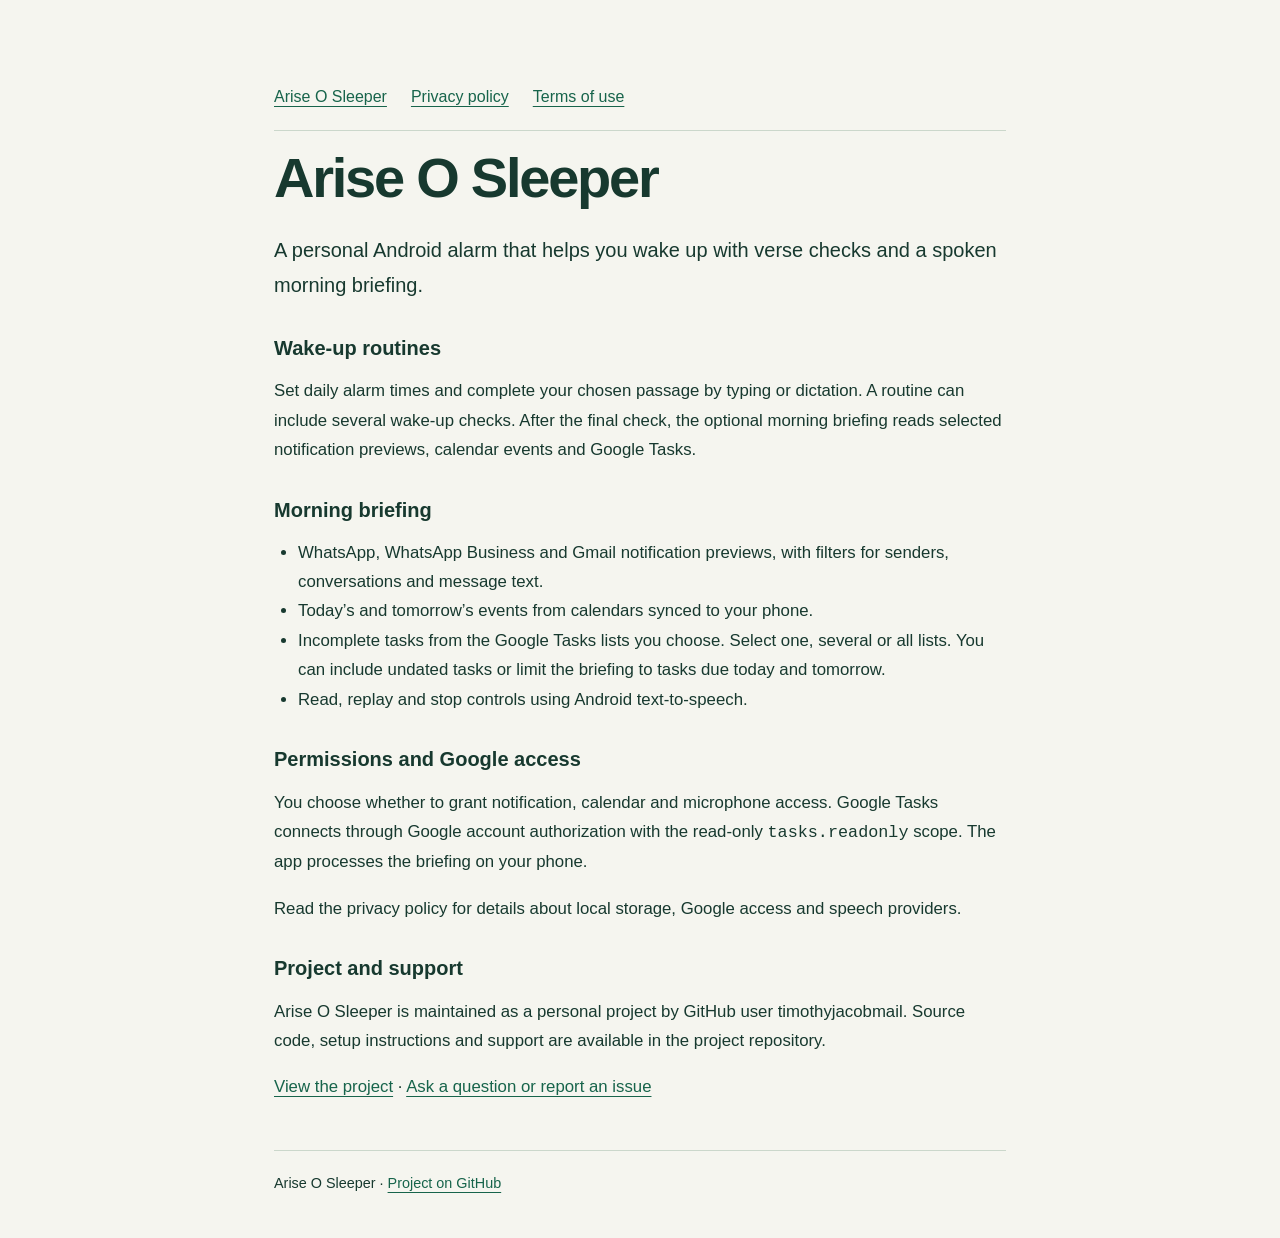
<file: docs/index.html>
<!doctype html>
<html lang="en">
<head>
<meta charset="utf-8">
<meta name="viewport" content="width=device-width, initial-scale=1">
<title>Arise O Sleeper — Android alarm and morning briefing</title>
<meta name="description" content="Arise O Sleeper, a personal Android verse alarm and spoken morning briefing.">
<link rel="stylesheet" href="style.css">
</head>
<body><main>
<nav aria-label="App information"><a href="./">Arise O Sleeper</a><a href="privacy.html">Privacy policy</a><a href="terms.html">Terms of use</a></nav>
<h1>Arise O Sleeper</h1>
<p class="lead">A personal Android alarm that helps you wake up with verse checks and a spoken morning briefing.</p>
<h2>Wake-up routines</h2>
<p>Set daily alarm times and complete your chosen passage by typing or dictation. A routine can include several wake-up checks. After the final check, the optional morning briefing reads selected notification previews, calendar events and Google Tasks.</p>
<h2>Morning briefing</h2>
<ul>
<li>WhatsApp, WhatsApp Business and Gmail notification previews, with filters for senders, conversations and message text.</li>
<li>Today’s and tomorrow’s events from calendars synced to your phone.</li>
<li>Incomplete tasks from the Google Tasks lists you choose. Select one, several or all lists. You can include undated tasks or limit the briefing to tasks due today and tomorrow.</li>
<li>Read, replay and stop controls using Android text-to-speech.</li>
</ul>
<h2>Permissions and Google access</h2>
<p>You choose whether to grant notification, calendar and microphone access. Google Tasks connects through Google account authorization with the read-only <code>tasks.readonly</code> scope. The app processes the briefing on your phone.</p>
<p>Read the privacy policy for details about local storage, Google access and speech providers.</p>
<h2>Project and support</h2>
<p>Arise O Sleeper is maintained as a personal project by GitHub user timothyjacobmail. Source code, setup instructions and support are available in the project repository.</p>
<p><a href="https://github.com/timothyjacobmail/AriseOSleeper">View the project</a> · <a href="https://github.com/timothyjacobmail/AriseOSleeper/issues">Ask a question or report an issue</a></p>
<footer>Arise O Sleeper · <a href="https://github.com/timothyjacobmail/AriseOSleeper">Project on GitHub</a></footer>
</main></body>
</html>
</file>
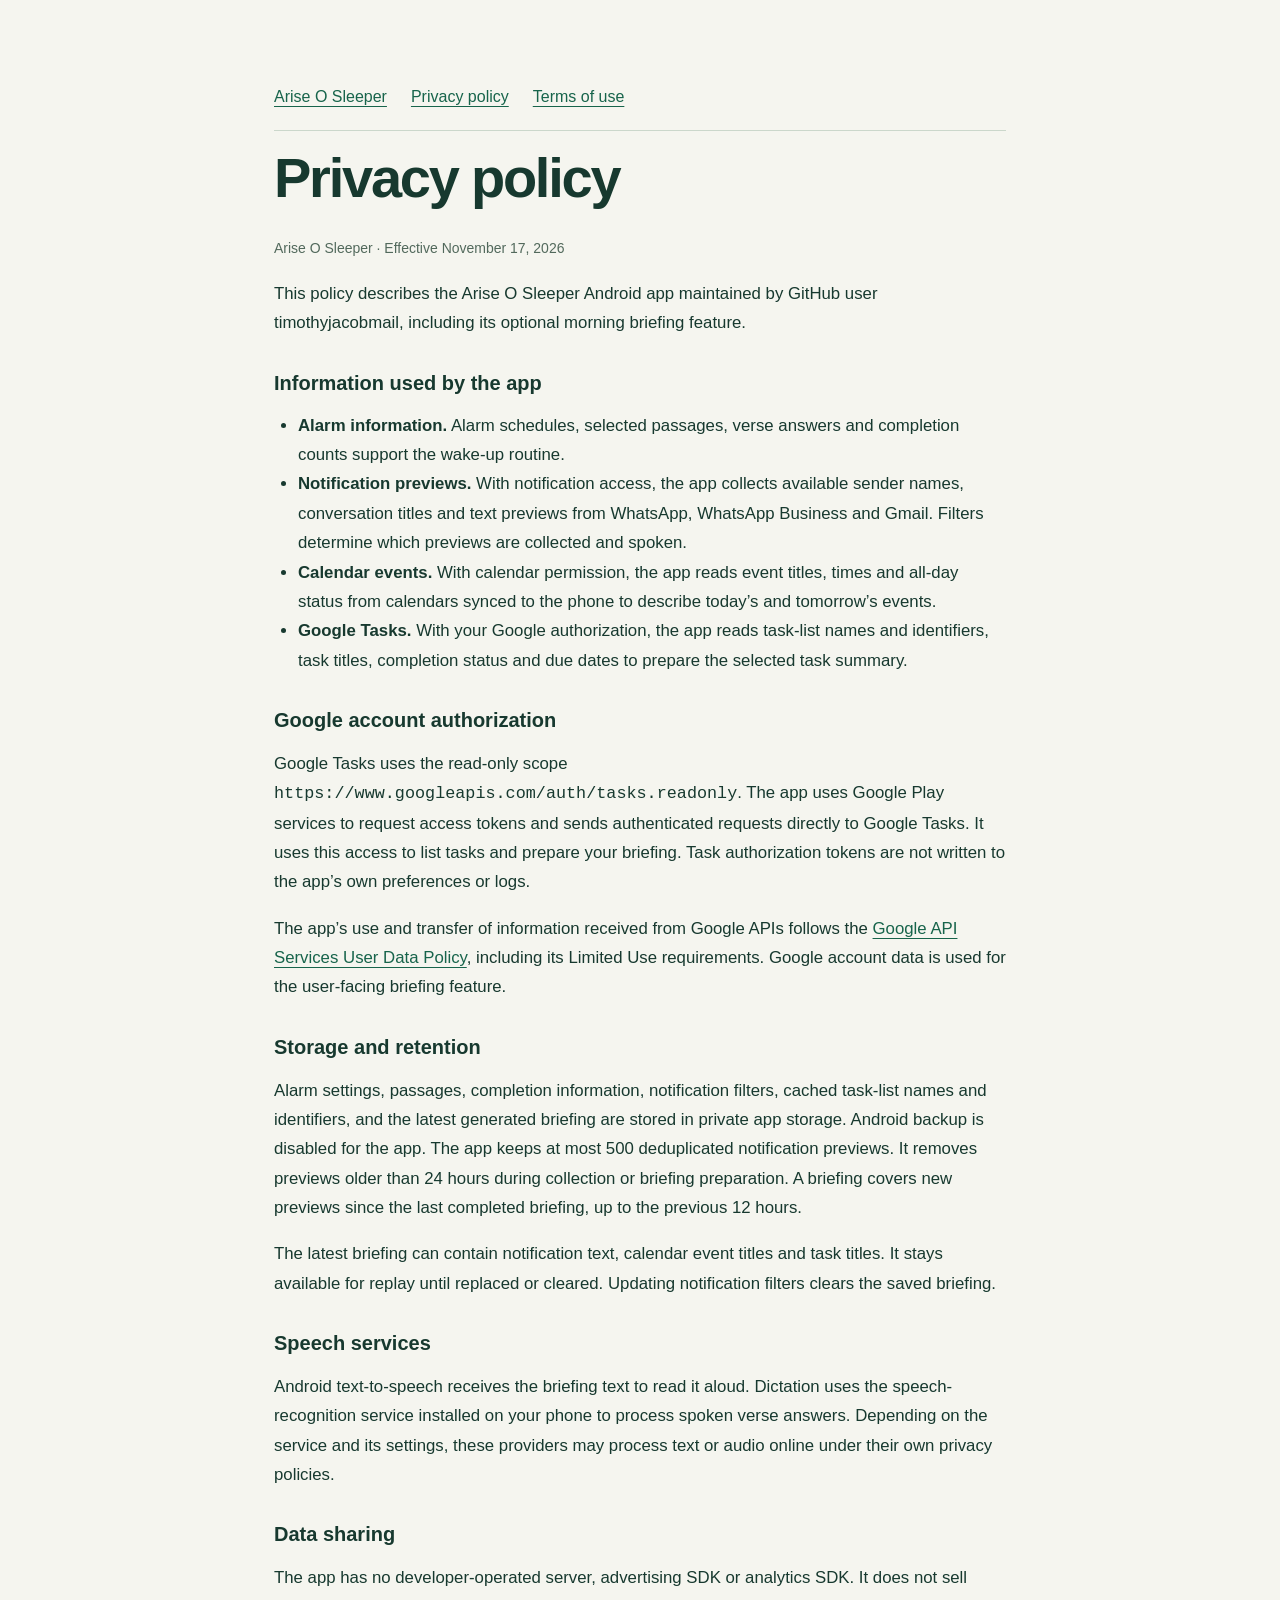
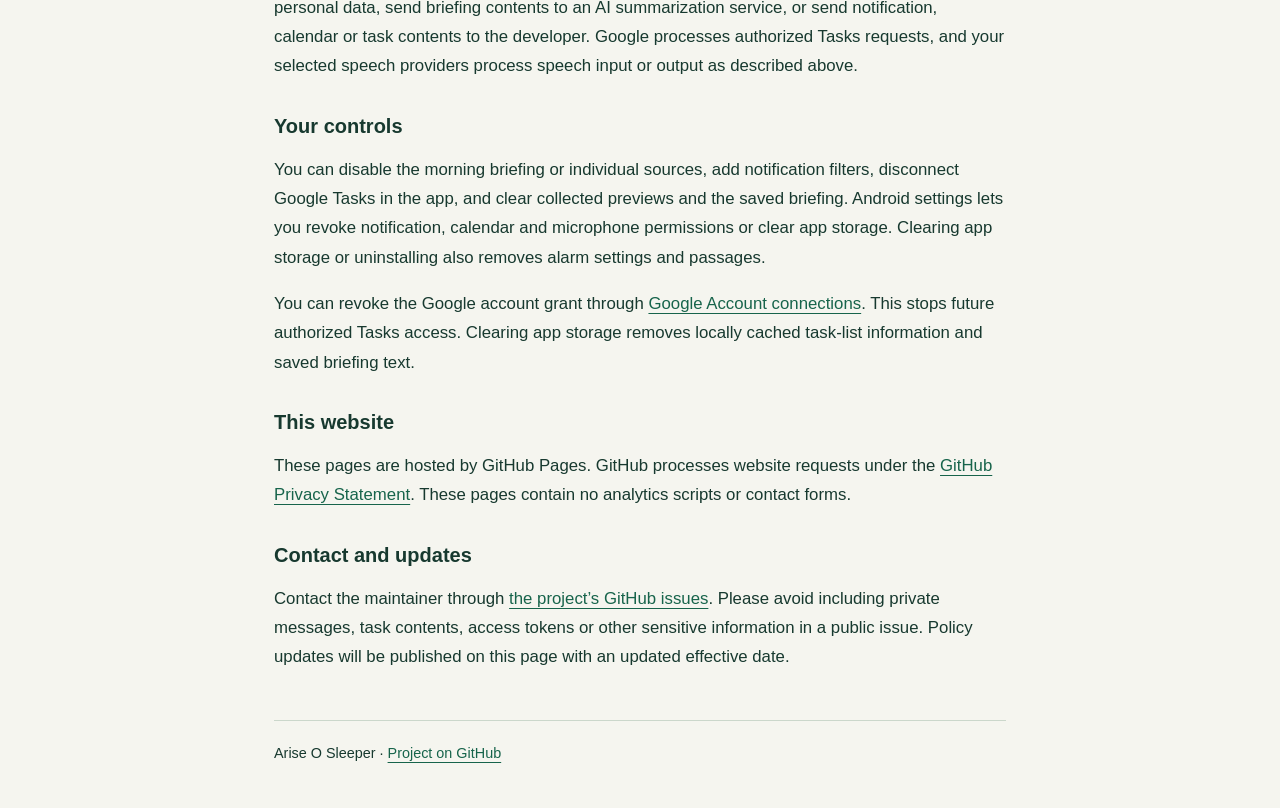
<file: docs/privacy.html>
<!doctype html>
<html lang="en">
<head>
<meta charset="utf-8">
<meta name="viewport" content="width=device-width, initial-scale=1">
<title>Privacy policy — Arise O Sleeper</title>
<meta name="description" content="Arise O Sleeper, a personal Android verse alarm and spoken morning briefing.">
<link rel="stylesheet" href="style.css">
</head>
<body><main>
<nav aria-label="App information"><a href="./">Arise O Sleeper</a><a href="privacy.html">Privacy policy</a><a href="terms.html">Terms of use</a></nav>
<h1>Privacy policy</h1>
<p><small>Arise O Sleeper · Effective November 17, 2026</small></p>
<p>This policy describes the Arise O Sleeper Android app maintained by GitHub user timothyjacobmail, including its optional morning briefing feature.</p>
<h2>Information used by the app</h2>
<ul>
<li><strong>Alarm information.</strong> Alarm schedules, selected passages, verse answers and completion counts support the wake-up routine.</li>
<li><strong>Notification previews.</strong> With notification access, the app collects available sender names, conversation titles and text previews from WhatsApp, WhatsApp Business and Gmail. Filters determine which previews are collected and spoken.</li>
<li><strong>Calendar events.</strong> With calendar permission, the app reads event titles, times and all-day status from calendars synced to the phone to describe today’s and tomorrow’s events.</li>
<li><strong>Google Tasks.</strong> With your Google authorization, the app reads task-list names and identifiers, task titles, completion status and due dates to prepare the selected task summary.</li>
</ul>
<h2>Google account authorization</h2>
<p>Google Tasks uses the read-only scope <code>https://www.googleapis.com/auth/tasks.readonly</code>. The app uses Google Play services to request access tokens and sends authenticated requests directly to Google Tasks. It uses this access to list tasks and prepare your briefing. Task authorization tokens are not written to the app’s own preferences or logs.</p>
<p>The app’s use and transfer of information received from Google APIs follows the <a href="https://developers.google.com/terms/api-services-user-data-policy">Google API Services User Data Policy</a>, including its Limited Use requirements. Google account data is used for the user-facing briefing feature.</p>
<h2>Storage and retention</h2>
<p>Alarm settings, passages, completion information, notification filters, cached task-list names and identifiers, and the latest generated briefing are stored in private app storage. Android backup is disabled for the app. The app keeps at most 500 deduplicated notification previews. It removes previews older than 24 hours during collection or briefing preparation. A briefing covers new previews since the last completed briefing, up to the previous 12 hours.</p>
<p>The latest briefing can contain notification text, calendar event titles and task titles. It stays available for replay until replaced or cleared. Updating notification filters clears the saved briefing.</p>
<h2>Speech services</h2>
<p>Android text-to-speech receives the briefing text to read it aloud. Dictation uses the speech-recognition service installed on your phone to process spoken verse answers. Depending on the service and its settings, these providers may process text or audio online under their own privacy policies.</p>
<h2>Data sharing</h2>
<p>The app has no developer-operated server, advertising SDK or analytics SDK. It does not sell personal data, send briefing contents to an AI summarization service, or send notification, calendar or task contents to the developer. Google processes authorized Tasks requests, and your selected speech providers process speech input or output as described above.</p>
<h2>Your controls</h2>
<p>You can disable the morning briefing or individual sources, add notification filters, disconnect Google Tasks in the app, and clear collected previews and the saved briefing. Android settings lets you revoke notification, calendar and microphone permissions or clear app storage. Clearing app storage or uninstalling also removes alarm settings and passages.</p>
<p>You can revoke the Google account grant through <a href="https://myaccount.google.com/connections">Google Account connections</a>. This stops future authorized Tasks access. Clearing app storage removes locally cached task-list information and saved briefing text.</p>
<h2>This website</h2>
<p>These pages are hosted by GitHub Pages. GitHub processes website requests under the <a href="https://docs.github.com/en/site-policy/privacy-policies/github-general-privacy-statement">GitHub Privacy Statement</a>. These pages contain no analytics scripts or contact forms.</p>
<h2>Contact and updates</h2>
<p>Contact the maintainer through <a href="https://github.com/timothyjacobmail/AriseOSleeper/issues">the project’s GitHub issues</a>. Please avoid including private messages, task contents, access tokens or other sensitive information in a public issue. Policy updates will be published on this page with an updated effective date.</p>
<footer>Arise O Sleeper · <a href="https://github.com/timothyjacobmail/AriseOSleeper">Project on GitHub</a></footer>
</main></body>
</html>
</file>
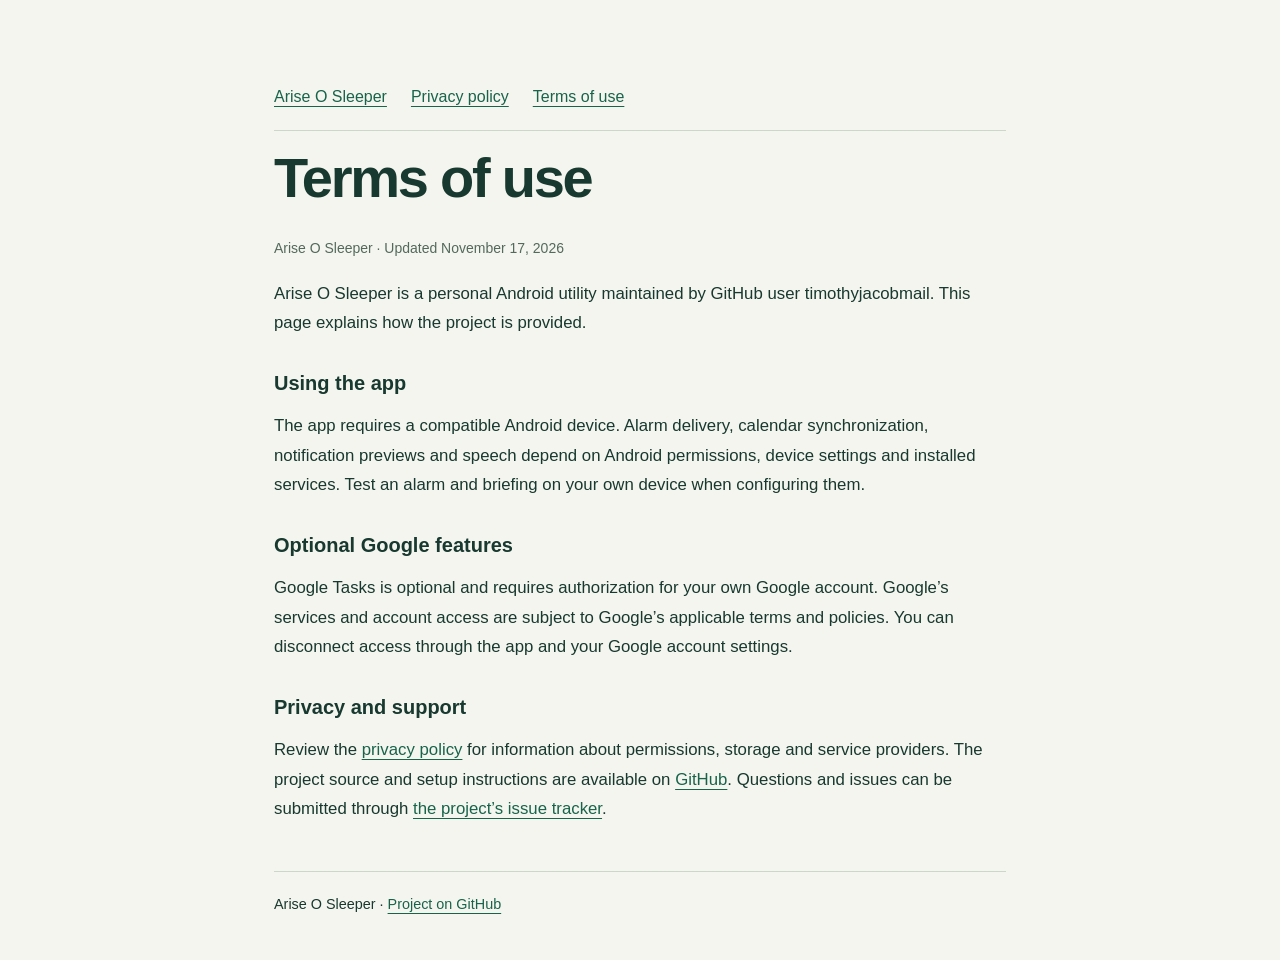
<file: docs/terms.html>
<!doctype html>
<html lang="en">
<head>
<meta charset="utf-8">
<meta name="viewport" content="width=device-width, initial-scale=1">
<title>Terms of use — Arise O Sleeper</title>
<meta name="description" content="Arise O Sleeper, a personal Android verse alarm and spoken morning briefing.">
<link rel="stylesheet" href="style.css">
</head>
<body><main>
<nav aria-label="App information"><a href="./">Arise O Sleeper</a><a href="privacy.html">Privacy policy</a><a href="terms.html">Terms of use</a></nav>
<h1>Terms of use</h1>
<p><small>Arise O Sleeper · Updated November 17, 2026</small></p>
<p>Arise O Sleeper is a personal Android utility maintained by GitHub user timothyjacobmail. This page explains how the project is provided.</p>
<h2>Using the app</h2>
<p>The app requires a compatible Android device. Alarm delivery, calendar synchronization, notification previews and speech depend on Android permissions, device settings and installed services. Test an alarm and briefing on your own device when configuring them.</p>
<h2>Optional Google features</h2>
<p>Google Tasks is optional and requires authorization for your own Google account. Google’s services and account access are subject to Google’s applicable terms and policies. You can disconnect access through the app and your Google account settings.</p>
<h2>Privacy and support</h2>
<p>Review the <a href="privacy.html">privacy policy</a> for information about permissions, storage and service providers. The project source and setup instructions are available on <a href="https://github.com/timothyjacobmail/AriseOSleeper">GitHub</a>. Questions and issues can be submitted through <a href="https://github.com/timothyjacobmail/AriseOSleeper/issues">the project’s issue tracker</a>.</p>
<footer>Arise O Sleeper · <a href="https://github.com/timothyjacobmail/AriseOSleeper">Project on GitHub</a></footer>
</main></body>
</html>
</file>
<file: docs/style.css>
:root { color-scheme: light; font-family: Inter, "Segoe UI", sans-serif; color: #17392f; background: #f5f5ef; }
* { box-sizing: border-box; }
body { margin: 0; }
main { max-width: 780px; margin: 0 auto; padding: 64px 24px 48px; }
h1 { font-size: clamp(2rem, 6vw, 3.5rem); line-height: 1.1; letter-spacing: -.04em; margin: 16px 0 24px; }
h2 { font-size: 1.25rem; margin: 34px 0 12px; }
p, li { font-size: 1.05rem; line-height: 1.75; }
ul { padding-left: 24px; }
a { color: #17644b; text-underline-offset: 4px; }
a:focus-visible { outline: 3px solid #17644b; outline-offset: 5px; }
.lead { font-size: 1.25rem; }
nav { display: flex; flex-wrap: wrap; gap: 12px 24px; padding: 24px 0; border-bottom: 1px solid #cbd7cb; }
footer { margin-top: 48px; padding-top: 24px; border-top: 1px solid #cbd7cb; font-size: .9rem; }
small { color: #52695c; }
code { overflow-wrap: anywhere; }
</file>
